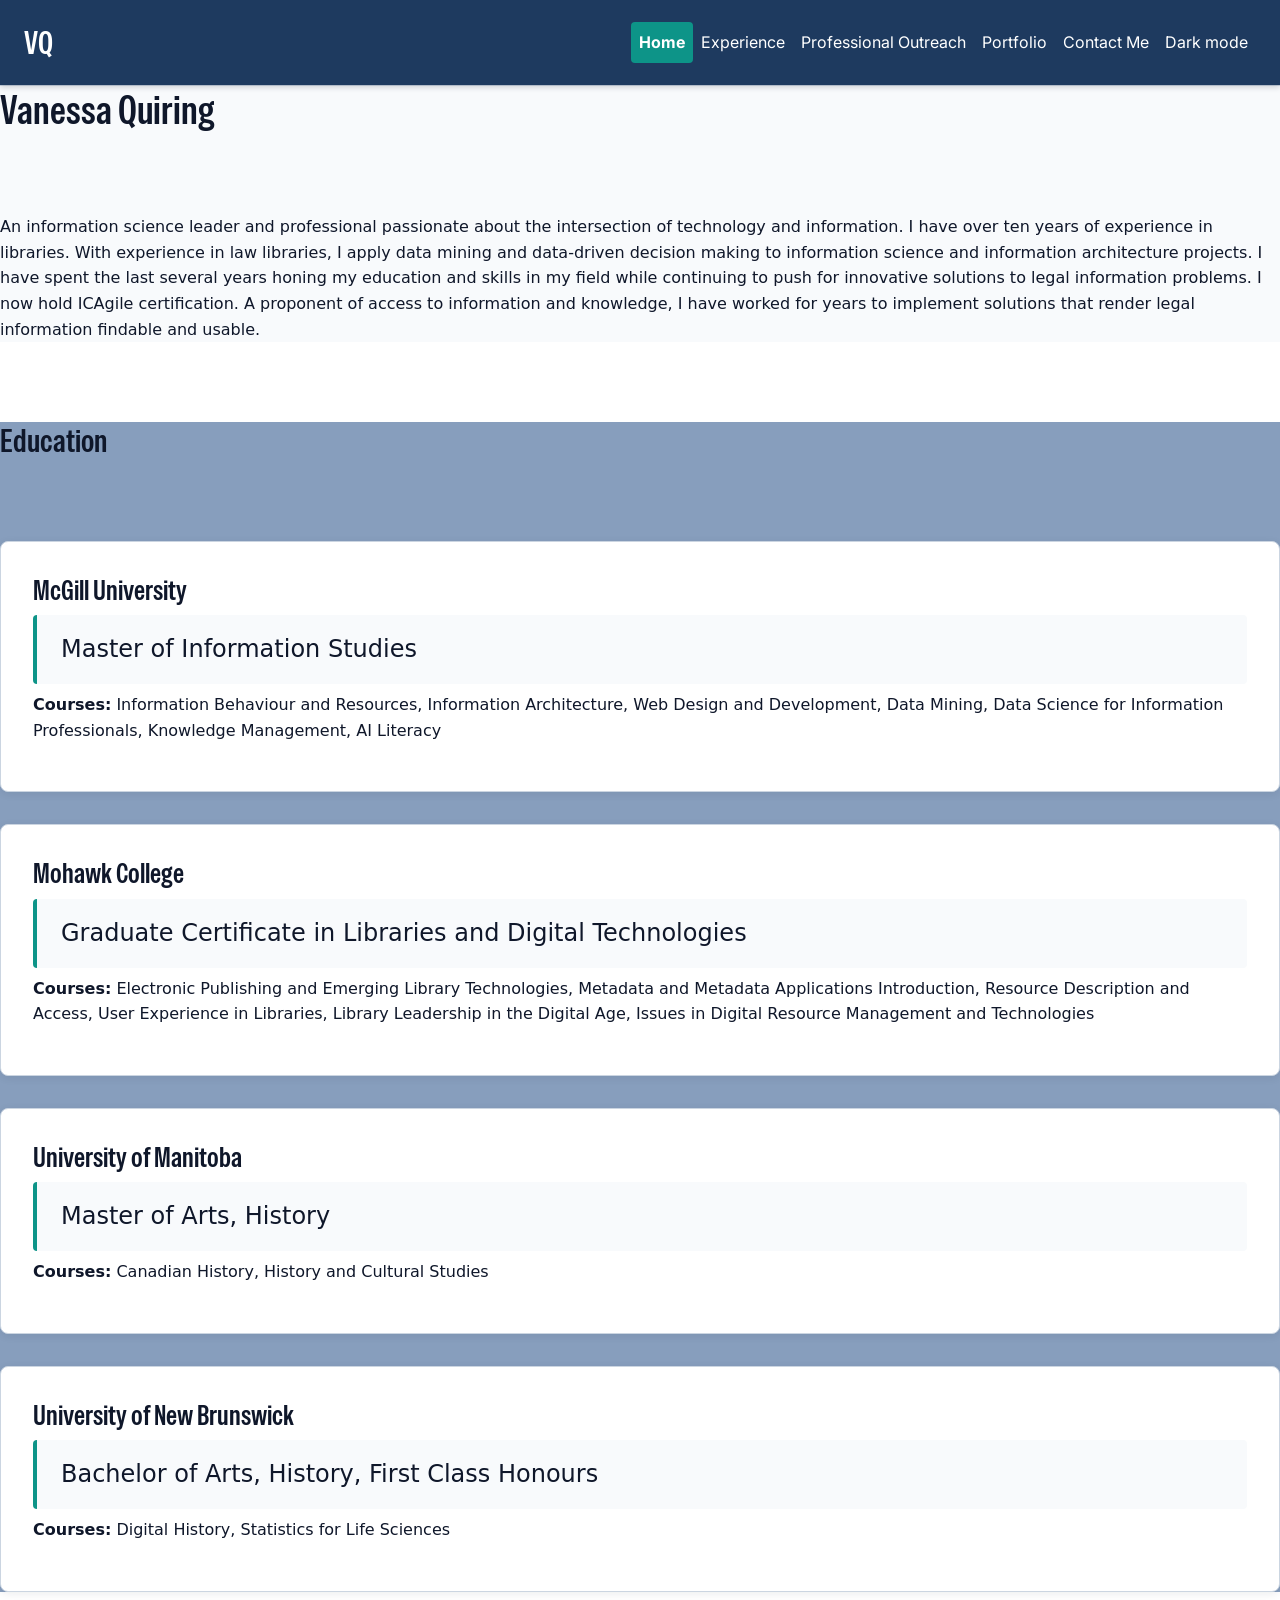
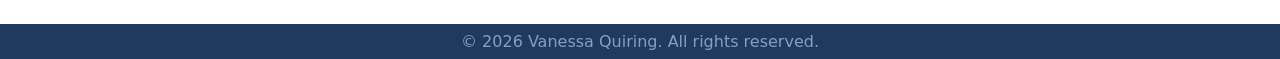
<file: index.html>
<!DOCTYPE html>
<html lang="en">
<head>
    <meta charset="utf-8">
    <meta name="viewport" content="width=device-width, initial-scale=1.0">
    <title>Vanessa Quiring | Home</title>

    <!-- Bootstrap 5 -->
    <link href="https://cdn.jsdelivr.net/npm/bootstrap@5.3.3/dist/css/bootstrap.min.css" rel="stylesheet">
    <!-- Site styles -->
    <link rel="stylesheet" href="../Assets/css/mystyle1.css">

    <!-- Fonts -->
    <link rel="preconnect" href="https://fonts.googleapis.com">
    <link rel="preconnect" href="https://fonts.gstatic.com" crossorigin>
    <link href="https://fonts.googleapis.com/css2?family=Special+Gothic+Condensed+One&display=swap" rel="stylesheet">
    <link href="https://fonts.googleapis.com/css2?family=Inter:wght@400;700&display=swap" rel="stylesheet">
    <!-- Bootstrap JS and shared site script. "defer" runs them after the page is parsed, so dark mode is applied before the page is shown -->
    <script src="https://cdn.jsdelivr.net/npm/bootstrap@5.3.3/dist/js/bootstrap.bundle.min.js" defer></script>
    <script src="../Assets/js/main.js" defer></script>
</head>
<body>

<header class="header-bar">
    <nav class="navbar navbar-expand-lg navbar-dark main-navbar" aria-label="Main navigation">

        <!-- Brand -->
        <a class="navbar-brand navbar-name d-flex align-items-center" href="index.html">VQ</a>

        <!-- Hamburger button for smaller screens -->
        <button class="navbar-toggler ms-auto" type="button"
            data-bs-toggle="collapse" data-bs-target="#navbarNav"
            aria-controls="navbarNav" aria-expanded="false"
            aria-label="Toggle navigation">
            <span class="navbar-toggler-icon"></span>
        </button>

        <!-- Navigation links -->
        <div class="collapse navbar-collapse" id="navbarNav">
            <ul class="navbar-nav ms-auto">
                <li class="nav-item">
                    <a class="nav-link active" aria-current="page" href="index.html">Home</a>
                </li>
                <li class="nav-item">
                    <a class="nav-link" href="experience.html">Experience</a>
                </li>
                <li class="nav-item">
                    <a class="nav-link" href="professionaloutreach.html">Professional Outreach</a>
                </li>
                <li class="nav-item">
                    <a class="nav-link" href="portfolio.html">Portfolio</a>
                </li>
                <li class="nav-item">
                    <a class="nav-link" href="contact.html">Contact Me</a>
                </li>
                <li class="nav-item">
                    <button type="button" class="nav-link border-0 bg-transparent" id="darkModeToggle" aria-pressed="false">Dark mode</button>
                </li>
            </ul>
        </div>
    </nav>
</header>

<main>

    <section>
    <h1 class="section-title">Vanessa Quiring</h1>

   
        <a src="../Assets/Img/VQPhoto.jpg" alt text="Profile photo of individual"></a>
        <div class="about">
            <p>An information science leader and professional passionate about the intersection of technology and information.
                I have over ten years of experience in libraries. With experience in law libraries, I apply data mining and data-driven
                decision making to information science and information architecture projects. I have spent the last several years honing my
                education and skills in my field while continuing to push for innovative solutions to legal information problems. I now hold
                ICAgile certification. A proponent of access to information and knowledge, I have worked for years to implement solutions that render
                legal information findable and usable.
            </p>
        </div>
    </section>

    <section>
        <h2 class="section-title">Education</h2>

        <div class="chronology">

            <div class="chronology-item">
                <div class="chronology-content">
                    <h3 class="institution">McGill University</h3>
                    <div class="text-description">
                        <h4 class="degree">Master of Information Studies</h4>
                        <p class="courses">
                            <strong>Courses:</strong> Information Behaviour and Resources, Information Architecture, Web Design and Development, Data Mining, Data Science for Information Professionals, Knowledge Management, AI Literacy
                        </p>
                    </div>
                </div>
            </div>

            <div class="chronology-item">
                <div class="chronology-content">
                    <h3 class="institution">Mohawk College</h3>
                    <div class="text-description">
                        <h4 class="degree">Graduate Certificate in Libraries and Digital Technologies</h4>
                        <p class="courses">
                            <strong>Courses:</strong> Electronic Publishing and Emerging Library Technologies, Metadata and Metadata Applications Introduction, Resource Description and Access, User Experience in Libraries, Library Leadership in the Digital Age, Issues in Digital Resource Management and Technologies
                        </p>
                    </div>
                </div>
            </div>

            <div class="chronology-item">
                <div class="chronology-content">
                    <h3 class="institution">University of Manitoba</h3>
                    <div class="text-description">
                        <h4 class="degree">Master of Arts, History</h4>
                        <p class="courses">
                            <strong>Courses:</strong> Canadian History, History and Cultural Studies
                        </p>
                    </div>
                </div>
            </div>

            <div class="chronology-item">
                <div class="chronology-content">
                    <h3 class="institution">University of New Brunswick</h3>
                    <div class="text-description">
                        <h4 class="degree">Bachelor of Arts, History, First Class Honours</h4>
                        <p class="courses">
                            <strong>Courses:</strong> Digital History, Statistics for Life Sciences
                        </p>
                    </div>
                </div>
            </div>

        </div>
    </section>

</main>

<footer class="footer">
    © <span id="year"></span> Vanessa Quiring. All rights reserved.
</footer>

</body>
</html>
</file>
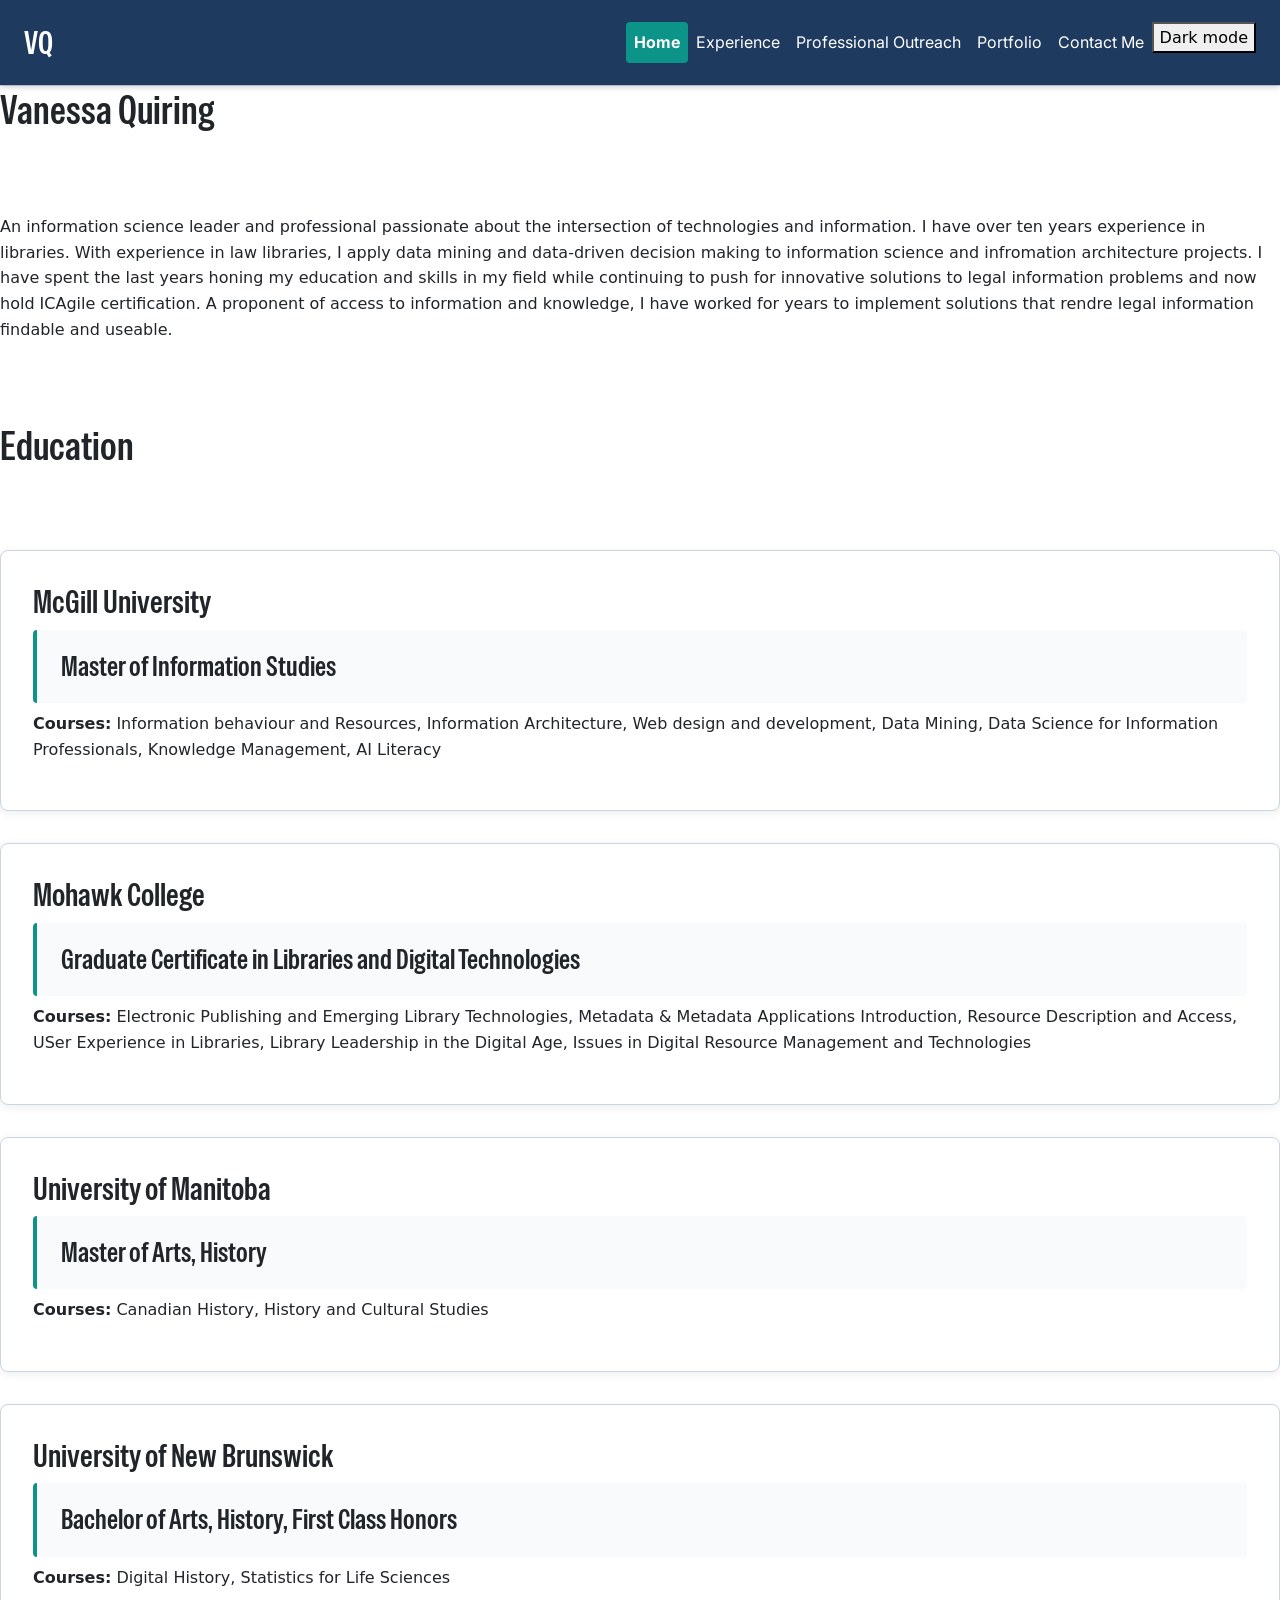
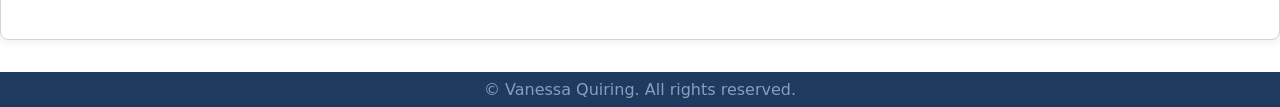
<file: about.html>
<!DOCTYPE html>
<html lang="en">
<head>
    <meta charset="utf-8">
    <meta name="viewport" content="width=device-width, initial-scale=1.0">
    <title>Vanessa Quiring</title>
    <!--link for bootstrap 5-->
    <link href="https://cdn.jsdelivr.net/npm/bootstrap@5.3.3/dist/css/bootstrap.min.css" rel="stylesheet">
    <link rel="stylesheet" href="../Assets/css/mystyle1.css">
    <link rel="preconnect" href="https://fonts.googleapis.com">
    <link rel="preconnect" href="https://fonts.gstatic.com" crossorigin>
    <link href="https://fonts.googleapis.com/css2?family=Special+Gothic+Condensed+One&display=swap" rel="stylesheet">
    <link href="https://fonts.googleapis.com/css2?family=Inter:wght@400;700&display=swap" rel="stylesheet">

        <!-- Bootstrap JS and shared site script. "defer" runs them after the page is parsed, so dark mode is applied before the page is shown -->
    <script src="https://cdn.jsdelivr.net/npm/bootstrap@5.3.3/dist/js/bootstrap.bundle.min.js" defer></script>
    <script src="../Assets/js/main.js" defer></script>
</head>
<body>
<!-- aria-label added in for accessibility readers-->
<header class="header-bar">
    <nav class="navbar navbar-expand-lg navbar-dark main-navbar" aria-label="Main navigation">
    <!-- Logo and name -->
     <a class="navbar-brand navbar-name d-flex align-items-center" href="about.html">VQ</a>

    <!-- Toggle button for smaller screens to open hamburger menu-->
        <button class="navbar-toggler ms-auto" type="button"
            data-bs-toggle="collapse" data-bs-target="#navbarNav"
            aria-controls="navbarNav" aria-expanded="false"
            aria-label="Toggle navigation">
         <span class="navbar-toggler-icon"></span>
        </button>

    <!-- Navigation links -->
        <div class="collapse navbar-collapse" id="navbarNav">
        <ul class="navbar-nav ms-auto">
          <li class="nav-item">
            <a class="nav-link active" aria-current="page" href="about.html">Home</a>
            </li>
            <li class="nav-item">
             <a class="nav-link" href="experience.html">Experience</a>
            </li>
            <li class="nav-item">
          <a class="nav-link" href="professionaloutreach.html">Professional Outreach</a>
        </li>
        <li class="nav-item">
          <a class="nav-link" href="portfolio.html">Portfolio</a>
        </li>
        <li class="nav-item">
          <a class="nav-link" href="contact.html">Contact Me</a>
        <li>
            <button onclick="myFunction()">Dark mode</button>
        </li>
        </li>
      </ul>
    </div>
  </nav>
</header>
<main class="content-wrapper">
    <h1 class="section-title">Vanessa Quiring</h1>
    <div class="about">
        <p>An information science leader and professional passionate about the intersection of technologies and information. 
            I have over ten years experience in libraries. With experience in law libraries, I apply data mining and data-driven
            decision making to information science and infromation architecture projects. I have spent the last years honing my
            education and skills in my field while continuing to push for innovative solutions to legal information problems and now hold ICAgile certification. A proponent
            of access to information and knowledge, I have worked for years to implement solutions that rendre legal information findable
            and useable.
         </p>
    </div>
    <h1 class="section-title">Education</h1>
        <div class="chronology">
            <div class="chronology-item">
            <div class="chronology-content">
            <h2 class="institution">McGill University</h2>
                <div class="text-description">
            <h3 class="degree">Master of Information Studies</h3>
            <p class="courses">
                    <strong>Courses:</strong> Information behaviour and Resources, Information Architecture, Web design and development, Data Mining, Data Science for Information Professionals, Knowledge Management, AI Literacy
            </p>
                </div>
            </div>
        </div>
    <div class="chronology-item">
        <div class="chronology-content">
        <h2 class="institution">Mohawk College</h2>
            <div class="text-description">
                <h3 class="degree">Graduate Certificate in Libraries and Digital Technologies</h3>
                <p class="courses">
                    <strong>Courses:</strong> Electronic Publishing and Emerging Library Technologies, Metadata & Metadata Applications Introduction, Resource Description and Access, USer Experience in Libraries, Library Leadership in the Digital Age, Issues in Digital Resource Management and Technologies
                </p>
            </div>
        </div>
    </div>
    <div class="chronology-item">
        <div class="chronology-content">
            <h2 class="institution">University of Manitoba</h2>
            <div class="text-description">
                <h3 class="degree">Master of Arts, History</h3>
                <p class="courses">
                    <strong>Courses:</strong> Canadian History, History and Cultural Studies
                </p>
            </div>
        </div>
    </div>
    <div class="chronology-item">
        <div class="chronology-content">
            <h2 class="institution">University of New Brunswick</h2>
            <div class="text-description">
                <h3 class="degree">Bachelor of Arts, History, First Class Honors</h3>
                <p class="courses">
                    <strong>Courses:</strong> Digital History, Statistics for Life Sciences
                </p>
            </div>
        </div>
    </div>
</main>
<!--Adding in a footer with a copyright mention-->
<footer class="footer">© Vanessa Quiring. All rights reserved.</footer>
<!--bootstrap 5 bundle for JS so toggle works for hamburger menu--> 
    <script src="https://cdn.jsdelivr.net/npm/bootstrap@5.3.3/dist/js/bootstrap.bundle.min.js"></script>
    <script>function myFunction() {
   var element = document.body;
   element.classList.toggle("dark-mode");
    }</script>
</body>
</html>
</file>
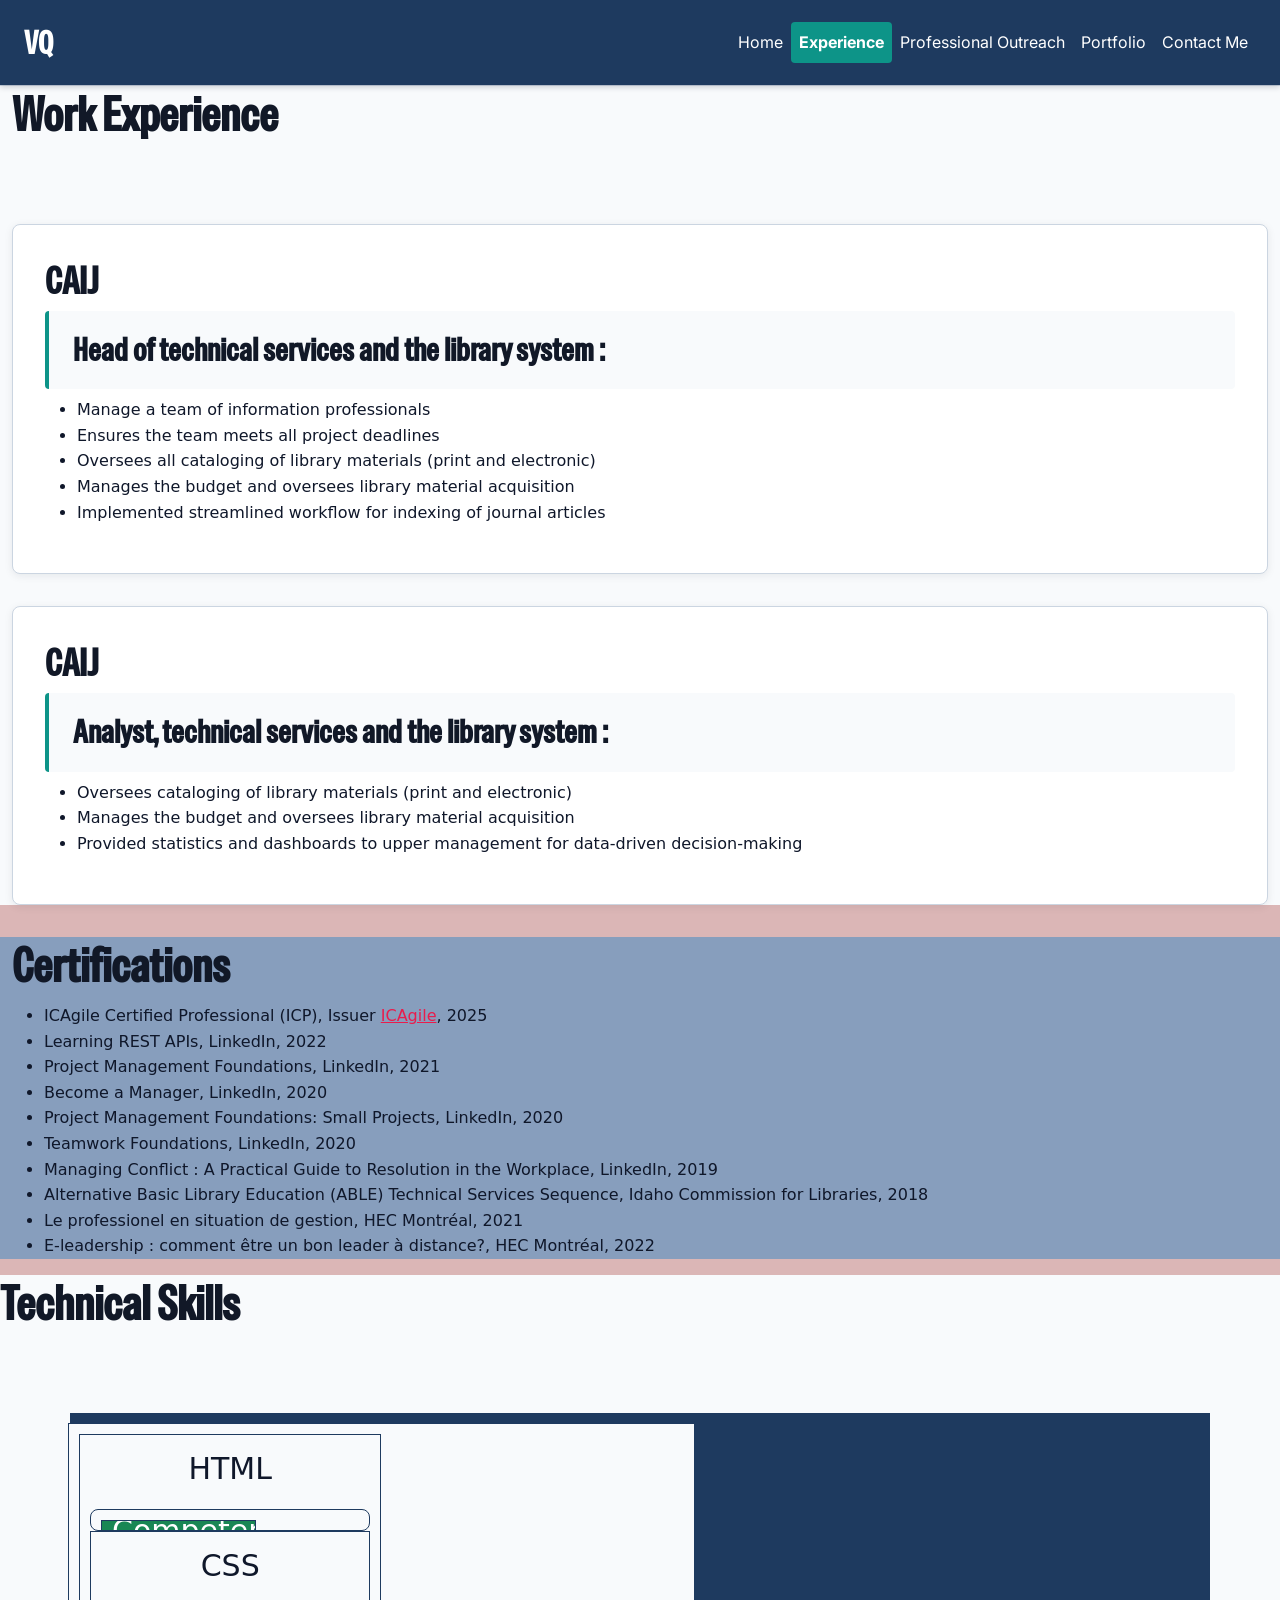
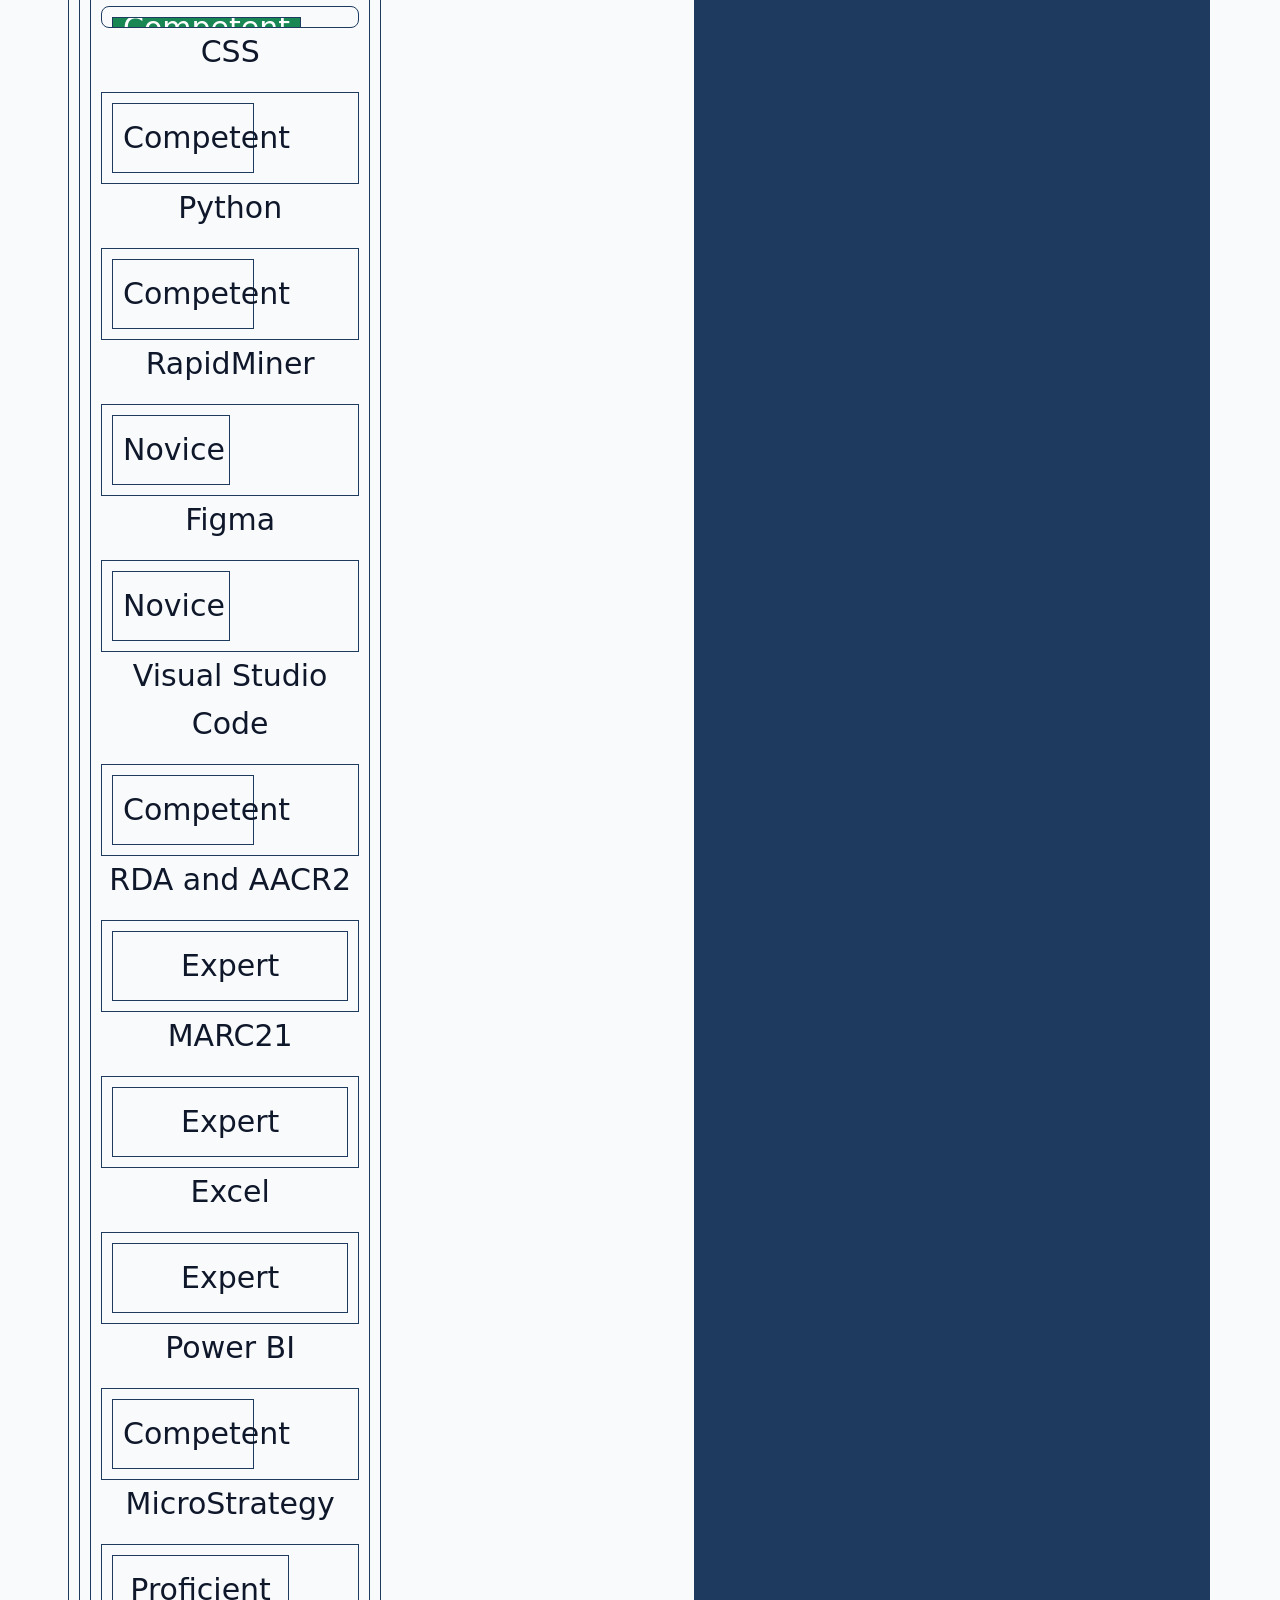
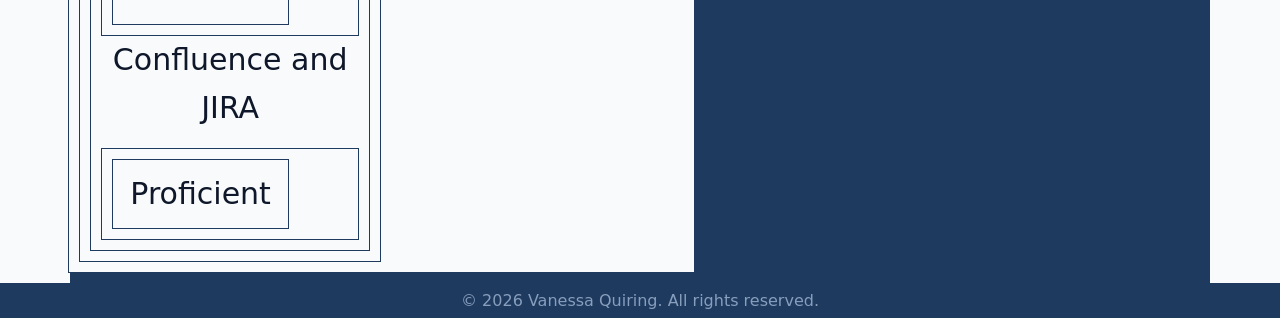
<file: experience.html>
<!DOCTYPE html>
<html lang="en">
<head>
    <meta charset="utf-8">
    <meta name="viewport" content="width=device-width, initial-scale=1.0">
    <title>Vanessa Quiring | Experience</title>

    <!-- Bootstrap 5 -->
    <link href="https://cdn.jsdelivr.net/npm/bootstrap@5.3.3/dist/css/bootstrap.min.css" rel="stylesheet">
    <link rel="stylesheet" href="../Assets/css/Bootstrap.css">
    <!-- Site styles -->
    <link rel="stylesheet" href="../Assets/css/mystyle1.css">

    <!-- Fonts -->
    <link rel="preconnect" href="https://fonts.googleapis.com">
    <link rel="preconnect" href="https://fonts.gstatic.com" crossorigin>
    <link href="https://fonts.googleapis.com/css2?family=Special+Gothic+Condensed+One&display=swap" rel="stylesheet">
    <link href="https://fonts.googleapis.com/css2?family=Inter:wght@400;700&display=swap" rel="stylesheet">
    <!-- Bootstrap JS and shared site script. "defer" runs them after the page is parsed, so dark mode is applied before the page is shown -->
    <script src="https://cdn.jsdelivr.net/npm/bootstrap@5.3.3/dist/js/bootstrap.bundle.min.js" defer></script>
    <script src="../Assets/js/main.js" defer></script>
</head>

<body>
<!-- aria-label added in for accessibility readers-->
<header class="header-bar">
<div class="sticky-top">
  <nav class="navbar navbar-expand-lg navbar-dark main-navbar" aria-label="Main navigation">
    <!-- Logo and name -->
    <a class="navbar-brand navbar-name d-flex align-items-center" href="index.html">VQ</a>

    <!-- Toggle button for smaller screens to open hamburger menu-->
    <button class="navbar-toggler ms-auto" type="button"
            data-bs-toggle="collapse" data-bs-target="#navbarNav"
            aria-controls="navbarNav" aria-expanded="false"
            aria-label="Toggle navigation">
      <span class="navbar-toggler-icon"></span>
    </button>

    <!-- Navigation links -->
    <div class="collapse navbar-collapse" id="navbarNav">
      <ul class="navbar-nav ms-auto">
        <li class="nav-item">
          <a class="nav-link" href="index.html">Home</a>
        </li>
        <li class="nav-item">
          <a class="nav-link active" aria-current="page" href="experience.html">Experience</a>
        </li>
        <li class="nav-item">
          <a class="nav-link" href="professionaloutreach.html">Professional Outreach</a>
        </li>
        <li class="nav-item">
          <a class="nav-link" href="portfolio.html">Portfolio</a>
        </li>
        <li class="nav-item">
          <a class="nav-link" href="contact.html">Contact Me</a>
        </li>
      </ul>
    </div>
  </nav>
  </div>
</header>

<main>
    <!--Use section to delimit the sections which alternates colours based on CSS-->
    <section>
    <div class="container-fluid">
    <h1 class="section-title">Work Experience</h1>
        <div class="chronology">
            <div class="chronology-item">
            <div class="chronology-content">
            <h2 class="institution">CAIJ</h2>
                <div class="text-description">
            <h3 class="degree"> Head of technical services and the library system :</h3>
            <ul class="courses">
                        <li>Manage a team of information professionals</li>
                        <li>Ensures the team meets all project deadlines</li>
                        <li>Oversees all cataloging of library materials (print and electronic)</li>
                        <li>Manages the budget and oversees library material acquisition</li>
                        <li>Implemented streamlined workflow for indexing of journal articles</li>
            </ul>
                </div>
            </div>
            </div>
            <div class="chronology">
        <div class="chronology-item">
                <div class="chronology-content">
            <h2 class="institution">CAIJ</h2>
                <div class="text-description">
            <h3 class="degree"> Analyst, technical services and the library system :</h3>
            <ul class="courses">
                        <li>Oversees cataloging of library materials (print and electronic)</li>
                        <li>Manages the budget and oversees library material acquisition</li>
                        <li>Provided statistics and dashboards to upper management for data-driven decision-making</li>
            </ul>
            </div>
                </div>
                </div>
                </div>
                </div>
    </div>
            </section>

    <section>
        <div class="container-fluid">
    <h1>Certifications</h1>
    <div class="list-cert">
    <ul>        
        <li>ICAgile Certified Professional (ICP), Issuer <a href="https://theagilecompany.org/agile-fundamentals-icp-icagile">ICAgile</a>, 2025</li>
        <li>Learning REST APIs, LinkedIn, 2022</li>
        <li>Project Management Foundations, LinkedIn, 2021</li>
        <li>Become a Manager, LinkedIn, 2020</li>
        <li>Project Management Foundations: Small Projects, LinkedIn, 2020</li>
        <li>Teamwork Foundations, LinkedIn, 2020</li>
        <li>Managing Conflict : A Practical Guide to Resolution in the Workplace, LinkedIn, 2019</li>
        <li>Alternative Basic Library Education (ABLE) Technical Services Sequence, Idaho Commission for Libraries, 2018</li>
        <li>Le professionel en situation de gestion, HEC Montréal, 2021</li>
        <li>E-leadership : comment être un bon leader à distance?, HEC Montréal, 2022</li>
    </ul>
    </div>
    </div>
</div>
    </section>
    <section id="grid">
      <h1 class="section-title">Technical Skills</h1>
<div class="container text-center">
  <div class="row row-cols-2">
    <div class="col">
      <p>HTML</p>
      <div class="progress" role="progressbar" aria-label="Success example" aria-valuenow="60" aria-valuemin="0" aria-valuemax="100">
  <div class="progress-bar text-bg-success" style="width: 60%">Competent</div>
</div>
    <div class="col">
      <p>CSS</p>
      <div class="progress" role="progressbar" aria-label="Success example" aria-valuenow="60" aria-valuemin="0" aria-valuemax="100">
  <div class="progress-bar text-bg-success">Competent</div>
</div>

  


<p>CSS</p>
<div class="container-skills">
  <div class="skills competent">Competent</div>
</div>

<p>Python</p>
<div class="container-skills">
  <div class="skills competent">Competent</div>
</div>

<p>RapidMiner</p>
<div class="container-skills">
  <div class="skills novice">Novice</div>
</div>
<p>Figma</p>
<div class="container-skills">
  <div class="skills novice">Novice</div>
</div>
<p>Visual Studio Code</p>
<div class="container-skills">
  <div class="skills competent">Competent</div>
</div>
<p>RDA and AACR2</p>
<div class="container-skills">
  <div class="skills expert">Expert</div>
</div>
<p>MARC21</p>
<div class="container-skills">
  <div class="skills expert">Expert</div>
</div>
<p>Excel</p>
<div class="container-skills">
  <div class="skills expert">Expert</div>
</div>
<p>Power BI</p>
<div class="container-skills">
  <div class="skills competent">Competent</div>
</div>
<p>MicroStrategy</p>
<div class="container-skills">
  <div class="skills proficient">Proficient</div>
</div>
<p>Confluence and JIRA</p>
<div class="container-skills">
  <div class="skills proficient">Proficient</div>
</div>
</section>
</div>
</main>

<footer class="footer">
    © <span id="year"></span> Vanessa Quiring. All rights reserved.
</footer>
</body>
</html>
</file>
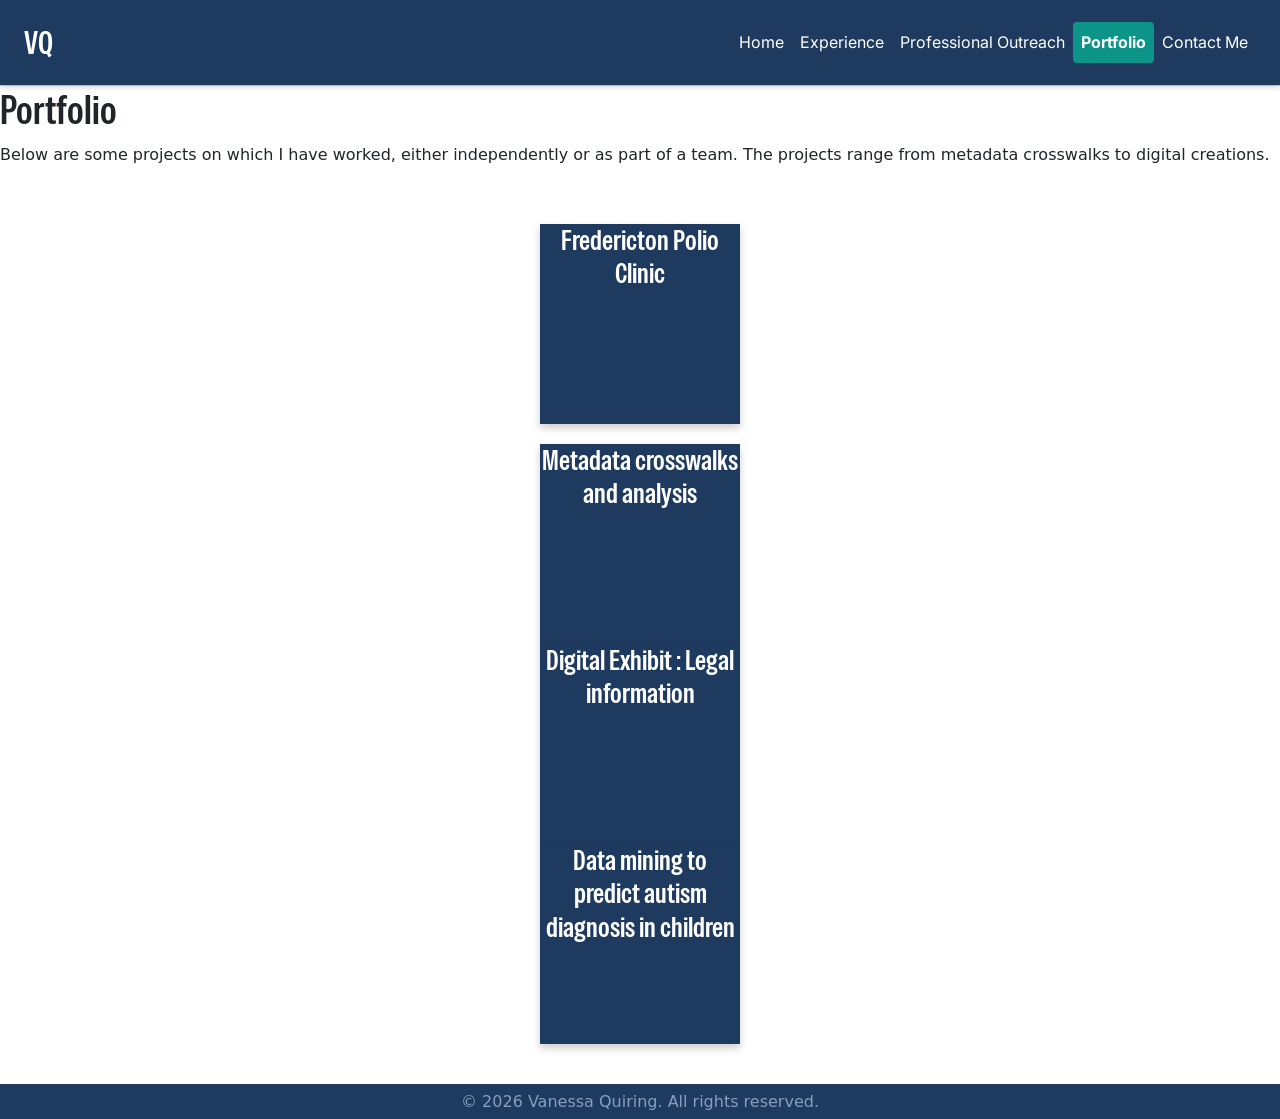
<file: portfolio.html>
<!DOCTYPE html>
<html lang="en">
<head>
    <meta charset="utf-8">
    <meta name="viewport" content="width=device-width, initial-scale=1.0">
    <title>Vanessa Quiring | Portfolio</title>

        <!-- Bootstrap 5 -->
    <link href="https://cdn.jsdelivr.net/npm/bootstrap@5.3.3/dist/css/bootstrap.min.css" rel="stylesheet">
    <!-- Site styles -->
    <link rel="stylesheet" href="../Assets/css/mystyle1.css">

    <!-- Fonts -->
    <link rel="preconnect" href="https://fonts.googleapis.com">
    <link rel="preconnect" href="https://fonts.gstatic.com" crossorigin>
    <link href="https://fonts.googleapis.com/css2?family=Special+Gothic+Condensed+One&display=swap" rel="stylesheet">
    <link href="https://fonts.googleapis.com/css2?family=Inter:wght@400;700&display=swap" rel="stylesheet">
    <!-- Bootstrap JS and shared site script. "defer" runs them after the page is parsed, so dark mode is applied before the page is shown -->
    <script src="https://cdn.jsdelivr.net/npm/bootstrap@5.3.3/dist/js/bootstrap.bundle.min.js" defer></script>
    <script src="../Assets/js/main.js" defer></script>
</head>

<body>
<!-- aria-label added in for accessibility readers-->
    <header class="header-bar">
  <nav class="navbar navbar-expand-lg navbar-dark main-navbar" aria-label="Main navigation">
    <!-- Logo and name -->
    <a class="navbar-brand navbar-name d-flex align-items-center" href="index.html">VQ</a>

    <!-- Toggle button for smaller screens to open hamburger menu-->
    <button class="navbar-toggler ms-auto" type="button"
            data-bs-toggle="collapse" data-bs-target="#navbarNav"
            aria-controls="navbarNav" aria-expanded="false"
            aria-label="Toggle navigation">
      <span class="navbar-toggler-icon"></span>
    </button>

    <!-- Navigation links -->
    <div class="collapse navbar-collapse" id="navbarNav">
      <ul class="navbar-nav ms-auto">
        <li class="nav-item">
          <a class="nav-link" href="index.html">Home</a>
        </li>
        <li class="nav-item">
          <a class="nav-link" href="experience.html">Experience</a>
        </li>
        <li class="nav-item">
          <a class="nav-link" href="professionaloutreach.html">Professional Outreach</a>
        </li>
        <li class="nav-item">
          <a class="nav-link active" aria-current="page" href="portfolio.html">Portfolio</a>
        </li>
        <li class="nav-item">
          <a class="nav-link" href="contact.html">Contact Me</a>
        </li>
      </ul>
    </div>
  </nav>
</header>
<main>
<div class="section">
    <h1>Portfolio</h1>
    <p>Below are some projects on which I have worked, either independently or as part of a team. The projects range from metadata crosswalks
        to digital creations.
    </p>
    <div class="card-container">
    <div class="row row-cols-1 row-cols-lg-3">
  <div class="col">
        <div class="flip-card">
        <div class="flip-card-inner">
            <div class="flip-card-front">
                <h3 class="project-title">Fredericton Polio Clinic</h3>
            </div>
            <div class="flip-card-back">
            <p class="project-description">
                Using archival sources (mainly images) from the Provincial Archives of New Brunswick, developed a wordpress
                website on the history of poliomyelitis in New Brunswick.
                <br>
                <br>
                <a href="https://frederictonpolioclinic.wordpress.com">View</a>
            </p>
            <p><strong>Skills : </strong>Archival research, web development, sitemaps, wireframes
            </p>
            </div>
            </div>
        </div>
        </div>
    </div>
    <div class="col">
    <div class="flip-card">
        <div class="flip-card-inner">
            <div class="flip-card-front">
                <h3 class="project-title">Metadata crosswalks and analysis</h3>
            </div>
            <div class="flip-card-back">
            <p class="project-description">
                Participated as a subject matter expert and produced metadata schema and crosswalks
                for various information sources encoded in XML schema and MARC21.
            </p>
            <p><strong>Skills : </strong>MARC21, XML, metadata schema, Python
            </p>
            </div>
        </div>
    </div>
    <div class="col">
    <div class="flip-card">
        <div class="flip-card-inner">
            <div class="flip-card-front">
                <h3 class="project-title">Digital Exhibit : Legal information</h3>
            </div>
            <div class="flip-card-back">
            <p class="project-description">
                Co-led, a team developing an online exhibit about the history of law in Quebec and the works that have shaped the practice of law,
                including discussions with historians and legal scholars.</p>
            <p><a href="https://www.caij.qc.ca/collections-patrimoniales/">View</a>
            </p>
            <p><strong>Skills : </strong>Wordpress, historical research, metadata, project management
            </p>
            </div>
        </div>
    </div>
    <div class="col">
    <div class="flip-card">
        <div class="flip-card-inner">
            <div class="flip-card-front">
                <h3 class="project-title">Data mining to predict autism diagnosis in children</h3>
            </div>
            <div class="flip-card-back">
            <p class="project-description">
                Used RapidMiner to create a classification model which predicts whether a child should be referred
                to a specialist for formal autism spectrum disorder diagnosis.
            </p>
            <p><strong>Skills : </strong>RapidMiner, Data mining, classification analysis
            </p>
            </div>
        </div>
    </div>
    </div>

</main>
<footer class="footer">
    © <span id="year"></span> Vanessa Quiring. All rights reserved.
</footer>
</body>
</html>
</file>
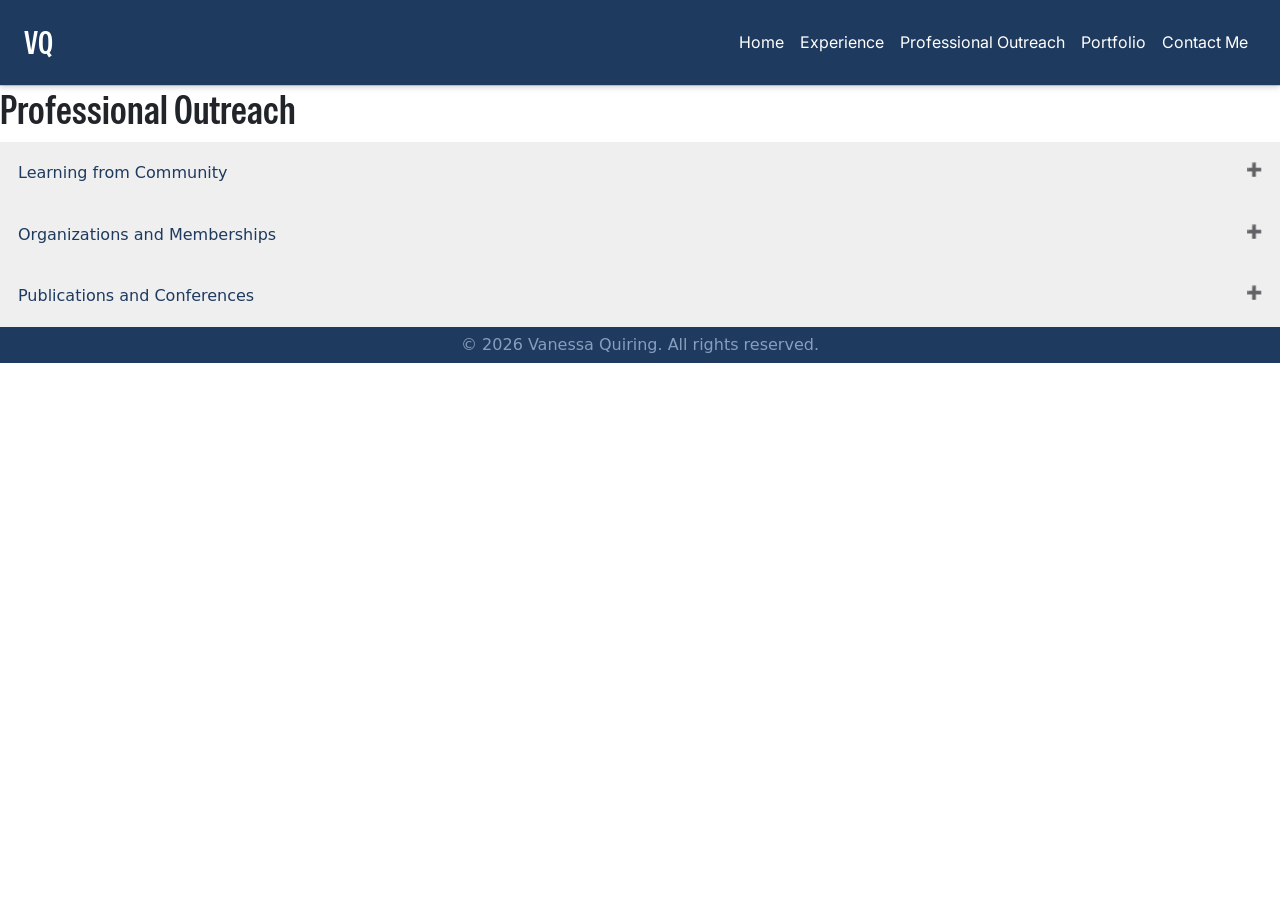
<file: professionaloutreach.html>
<!DOCTYPE html>
<html lang="en">
<head>
    <meta charset="utf-8">
    <meta name="viewport" content="width=device-width, initial-scale=1.0">
    <title>Vanessa Quiring | Outreach</title>

    <!-- Bootstrap 5 -->
    <link href="https://cdn.jsdelivr.net/npm/bootstrap@5.3.3/dist/css/bootstrap.min.css" rel="stylesheet">
    <!-- Site styles -->
    <link rel="stylesheet" href="../Assets/css/mystyle1.css">

    <!-- Fonts -->
    <link rel="preconnect" href="https://fonts.googleapis.com">
    <link rel="preconnect" href="https://fonts.gstatic.com" crossorigin>
    <link href="https://fonts.googleapis.com/css2?family=Special+Gothic+Condensed+One&display=swap" rel="stylesheet">
    <link href="https://fonts.googleapis.com/css2?family=Inter:wght@400;700&display=swap" rel="stylesheet">
    <!-- Bootstrap JS and shared site script. "defer" runs them after the page is parsed, so dark mode is applied before the page is shown -->
    <script src="https://cdn.jsdelivr.net/npm/bootstrap@5.3.3/dist/js/bootstrap.bundle.min.js" defer></script>
    <script src="../Assets/js/main.js" defer></script>
</head>
<body>
<!-- aria-label added in for accessibility readers-->
    <header class="header-bar">
  <nav class="navbar navbar-expand-lg navbar-dark main-navbar" aria-label="Main navigation">
    <!-- Logo and name -->
    <a class="navbar-brand navbar-name d-flex align-items-center" href="index.html">VQ</a>

    <!-- Toggle button for smaller screens to open hamburger menu-->
    <button class="navbar-toggler ms-auto" type="button"
            data-bs-toggle="collapse" data-bs-target="#navbarNav"
            aria-controls="navbarNav" aria-expanded="false"
            aria-label="Toggle navigation">
      <span class="navbar-toggler-icon"></span>
    </button>

    <!-- Navigation links -->
    <div class="collapse navbar-collapse" id="navbarNav">
      <ul class="navbar-nav ms-auto">
        <li class="nav-item">
          <a class="nav-link" href="index.html">Home</a>
        </li>
        <li class="nav-item">
          <a class="nav-link" href="experience.html">Experience</a>
        </li>
        <li class="nav-item">
          <a class="nav-link" aria-current="page" href="professionaloutreach.html">Professional Outreach</a>
        </li>
        <li class="nav-item">
          <a class="nav-link" href="portfolio.html">Portfolio</a>
        </li>
        <li class="nav-item">
          <a class="nav-link" href="contact.html">Contact Me</a>
        </li>
      </ul>
    </div>
  </nav>
</header>
<main>
    <h1>Professional Outreach</h1>
    <button class="accordion">Learning from Community</button>
<div class="panel">
    <section>
    <div class="section">
        <h2>Learning from Community</h2>
        <p>When I began my journey as an information professional, I had no idea where this journey would take me. Ten years ago,
             I was making the decision to leave academia for a contract research position. I guess it could still be considered academia, but I stopped pursuing my doctorate. 
             I had spent my graduate school studies struggling to be able to write papers. I had come to the realization that I wanted to spend 
             more time making history available to others. I loved the research aspect of historical studies. This naturally led me back to 
             working with libraries and over the years, as I worked up the courage to go back to school for another degree, I discovered 
             something that was almost more valuable than a course on cataloging or how to do research as a librarian. I discovered the legal 
             information professional community!</p>
             <br>
        <p>As a non legal professional within the legal sector, I had to learn quickly while also practising all those skills taught through 
            information studies degree programs that I had not yet pursued. I spent countless hours, pouring over articles and blogs, learning
             everything I could about metadata and collection development and I found a community with which to share my findings and discuss.
               First, I joined the Federation des milieux documentaires (then ASTED) where I could talk metadata to my heart's content. 
               I discussed the practical applications of RDA in French, how could we change batch change authority records and lessons learned
                about the new Library of Congress Subject and Forms.</p>
                <br>
        <p>Then, I decided to join the Association des bibliotheques de droit de Montreal and the Canadian Association of Law Libraries
             CALL/ACBD.  These two associations offered me a wealth of support and community in a very small community. We say that the
              library world is small and the law library world is even smaller! I got to learn from some amazing mentors who volunteered
               their time to listen and to answer my myriad questions. I have made connections with legal information professionals across
                the country and have this network available to help whenever I have a question. For example, during the COVID-19 pandemic, 
                discussion groups were held about how libraries were trying to continue to serve their clients as libraries were closed in 
                most offices and courthouses aside from one or two people, yet the justice system was not stopped. These communities allowed
             us to exchange our best practices.</p>
             <br>
        <p>Finally, the opportunities for targeted professional development offered here was indispensable. While there is a course on 
            legal information in the MIsT program at McGill, there is so much that is not taught for lack of time. The webinars and 
            programs offered, including the Law Librarian's Institute were invaluable in helping me hone my legal research and retrieval 
            skills.</p>
            <br>
        <p>These same communities have also embraced my interest in data and user experience and I am thrilled that I now get to continue
            to participate in these associations as a member of their boards, but more importantly, I now get to act as a mentor to those 
            entering the profession. There is so much to learn and explore and discuss that I find it really rewarding to see the advancements
             of legal information but also the openness of such a community who took me in when I was still unsure about a) legal information 
             and b) librarianship. Ten years in, and this has been the most rewarding years of my life as I continue to gain valuable skills to
              understand all aspects of the legal information environment.</p>
        </section>
        </div>
            </div> 
    <button class="accordion">Organizations and Memberships</button>
<div class="panel">
            <div class="section">
        <section>
            <h2>Organizations</h2>
            <h3>Association des bibliotheques de Montreal (ABDM)</h3>
            <br>
                <p>Secretaire, 2021-2024</p>
                <p>Member, 2021-present</p>
                <br>
            <h3>Canadian Association of Law Libraries (CALL/ACBD)</h3>
            <br>
                <p>Member</p>
                <br>
                <h4>Committees and Special Interest Groups</h4>
                    <p>Courthouse Libraries SIG, New Professionals SIG, Membership Development Committe, Conference Planning Committee (2022, 2024 and 2026)</p>
           <br>
                    <h3>Federation des milieux documentaires</h3>
                    <br>
                <p>Member</p>
                <br>
                <h4>Vice-presidente, section Traitement documentaire et metadonnees, 2021-2023
                </h4>
    </section>
    </div>
    </div>
    <button class="accordion">Publications and Conferences</button>
<div class="panel">
    <div class="section">
    <section>
        <h2>Publications and Conference Papers</h2>
            <p>Quiring, V., Auger N., Kilpatrick, A. “At the Heart of the Community : How Law Society Libraries Are
Adapting Services to the Needs of the Community.” <em>CALL/ACBD Annual Conference.</em> 31 May – 3 June 2022.
</p>
<br>
            <p>Quiring D., Quiring V., Quiring A.-M., Edwards S. “Historical trends in Canadian forest
entomology.” <em>The Canadian Entomologist.</em> (May 2015): 1-14. Available on CJO2015. DOI: <a href="http://dx.doi.org/10.4039/tce.2015.21"><u>http://dx.doi.org/10.4039/tce.2015.21</u></a>.
</p>
</section>
</div>
</div>
</main>
<footer class="footer">
    © <span id="year"></span> Vanessa Quiring. All rights reserved.
</footer>
</body>
</html>
</file>
<file: Assets/css/mystyle1.css>
/* To define the colours so it is easier to recall them throughhout the site if changes are made */

:root {
  --color-primary: #1E3A5F;
  --color-primary-dark: #11223A;
  --color-accent: #0D9488;
  --color-text: #0F172A;
  --color-muted: #879ebd;
  --color-bg: #F8FAFC;
  --color-bg-alt: #889fbd;
  --color-border: #CBD5E1;
  --color-white: #FFFFFF;

  

  --font-base: "Inter", sans-serif;
  --font-heading: "Special Gothic Condensed One", sans-serif;
}


  

/* Reset default browser spacing */
body {
  margin: 0;
  padding: 0;
  line-height: 1.6
}

.header-bar {
  background-color: var(--color-bg);
  border-bottom: 1px solid var(--color-border);
}

/* Main navigation bar */
.main-navbar {
  background-color: var(--color-primary);
  padding: 0.75rem 1.5rem;
  box-shadow: 0 2px 6px rgba(15, 23, 42, 0.2);
}

/* Brand name */
.navbar-name {
  font-family: var(--font-heading);
  font-size: 2rem;
  letter-spacing: 0.01em;
  color: var(--color-white);
}

.navbar-name:hover {
  color: var(--color-accent);
}

/* Links */
.main-navbar .nav-link {
  font-family: var(--font-base);
  font-weight: 400;
  color: var(--color-white);
  padding: 0.5rem 1rem;
  border-radius: 4px;
  transition: background-color 0.2s ease, color 0.2s ease;
}

.main-navbar .nav-link:hover,
.main-navbar .nav-link:focus {
  background-color: var(--color-primary-dark);
  color: var(--color-white);
}

/* Current page */
.main-navbar .nav-link.active {
  background-color: var(--color-accent);
  color: var(--color-white);
  font-weight: 700;
}

/* Mobile menu button */
.main-navbar .navbar-toggler {
  border-color: rgba(255, 255, 255, 0.5);
}

.main-navbar .navbar-toggler-icon {
  filter: invert(1);
}

/* Trying to alternate the colours on the sections throughout the site */
section {
  background-color: var(--color-bg);
  color: var(--color-text);
}

section:nth-of-type(even) {
  background-color: var(--color-muted);
}

/*Add info to cliackable links */
.list-cert a {
  text-decoration: underline;
}

/* Chronology container  in order to list education and work experience in similar box layout.*/
.chronology-item {
  display: flex;
  flex-direction: column;
  gap: 1.5rem;
  max-width: 1600px;
  padding: 2rem;
  background-color: var(--color-white);
  border: 1px solid var(--color-border);
  border-radius: 8px;
  box-shadow: 0 2px 8px rgba(15, 23, 42, 0.08);
  margin-bottom: 2rem;
}

.degree {
  padding: 1.25rem 1.5rem;
  background-color: var(--color-bg);
  border-left: 4px solid var(--color-accent);
  border-radius: 4px;
}

.footer {
  text-align: center;
  padding: 5px;
  background-color: var(--color-primary);
  color: var(--color-muted);
}
.section-title {
  margin-top: auto;
  margin-bottom: 5rem;
}

.about {
  margin-top: 5rem;
  margin-bottom: 5rem;
}

.container {
  display: grid;
  grid-template-columns: auto auto auto;
  background-color: var(--color-primary);
  padding: 10px;
}
.container div {
  background-color: var(--color-bg);
  border: 1px solid var(--color-primary);
  padding: 10px;
  font-size: 30px;
  text-align: center;
}

h1,
h2,
h3 {
  font-family: var(--font-heading);
}


/* Container for skill bars */
.container-skills {
  background-color: var(--color-border);

}

.skills {
  text-align: right; /* Right-align text */
  padding-top: 1px; /* Add top padding */
  padding-bottom: 2px; /* Add bottom padding */
  color: var(--color-text); /* White text color */
}

.novice {width: 50%; background-color: var(--color-accent);} /* Green */
.competent {width: 60%; background-color: var(--color-accent);} /* Blue */
.proficient {width: 75%; background-color: var(--color-accent);} /* Red */
.expert {width: 100%; background-color: var(--color-accent);} /* Dark Grey */

* {
  box-sizing: border-box;
}

/* Style inputs for forms*/
input[type=text], select, textarea {
  width: 100%;
  padding: 12px;
  border: 1px solid var(--color-border);
  margin-top: 6px;
  margin-bottom: 16px;
  resize: vertical;
}

input[type=submit] {
  background-color: var(--color-primary);
  color: var(--color-white);
  padding: 12px 20px;
  border: none;
  cursor: pointer;
}

input[type=submit]:hover {
  background-color: var(--color-accent);
}

/* Style the container/contact section */
.container-contact {
  border-radius: 5px;
  background-color: var(--color-bg);
  padding: 10px;
}

/* Create two columns that float next to eachother */
.column {
  float: left;
  width: 50%;
  margin-top: 6px;
  padding: 20px;
  background-color: var(--color-bg-alt);
}

/* Clear floats after the columns */
.row:after {
  content: "";
  display: table;
  clear: both;
}

/* Responsive layout - when the screen is less than 600px wide, make the two columns stack on top of each other instead of next to each other */
@media screen and (max-width: 600px) {
  .column, input[type=submit] {
    width: 100%;
    margin-top: 0;
  }
}

/* Style the buttons that are used to open and close the accordion panel */
.accordion {
  color: var(--color-primary);
  cursor: pointer;
  padding: 18px;
  width: 100%;
  text-align: left;
  border: none;
  outline: none;
  transition: 0.4s;
}

/* Add a background color to the button if it is clicked on (add the .active class with JS), and when you move the mouse over it (hover) */
.active.accordion, .accordion:hover {
  background-color: var(--color-bg);
}

/* Style the accordion panel. Note: hidden by default */
.panel {
  padding: 0 18px;
  background-color: var(--color-bg);
  display: none;
  overflow: hidden;
}
.accordion:after {
  content: '\02795'; /* Unicode character for "plus" sign (+) */

  font-size: 13px;
  color: var(--color-accent);
  float: right;
}

.active.accordion:after {
  content: "\2796"; /* Unicode character for "minus" sign (-) */
  color: var(--color-accent)
}

/*To create flip card for portfolio projects with each card flipping for a description of the project*/
.card-container {
  display: grid;
  justify-content: center;
  gap: 20px;
  flex-wrap: wrap;
  padding: 40px;
}

.flip-card {
  background-color: transparent;
  width: 200px;
  height: 200px;
  perspective: 1000px;

}

.flip-card-inner {
  position: relative;
  width: 100%;
  height: 100%;
  text-align: center;
  align-items: center;
  justify-content:center;
  transition: transform 0.6s;
  transform-style: preserve-3d;
  box-shadow: 0 4px 8px 0 rgba(0,0,0,0.2);
}

.flip-card:hover .flip-card-inner {
  transform: rotateY(180deg);
}

.flip-card-front, .flip-card-back {
  position: absolute;
  width: 100%;
  height: 100%;
  -webkit-backface-visibility: hidden;
  backface-visibility: hidden;
  overflow:auto
}

.flip-card-front {
  background-color: var(--color-primary);
  color: var(--color-white);
}

.flip-card-back {
  background-color: var(--color-accent);
  color: var(--color-text);
  transform: rotateY(180deg);
}
</file>
